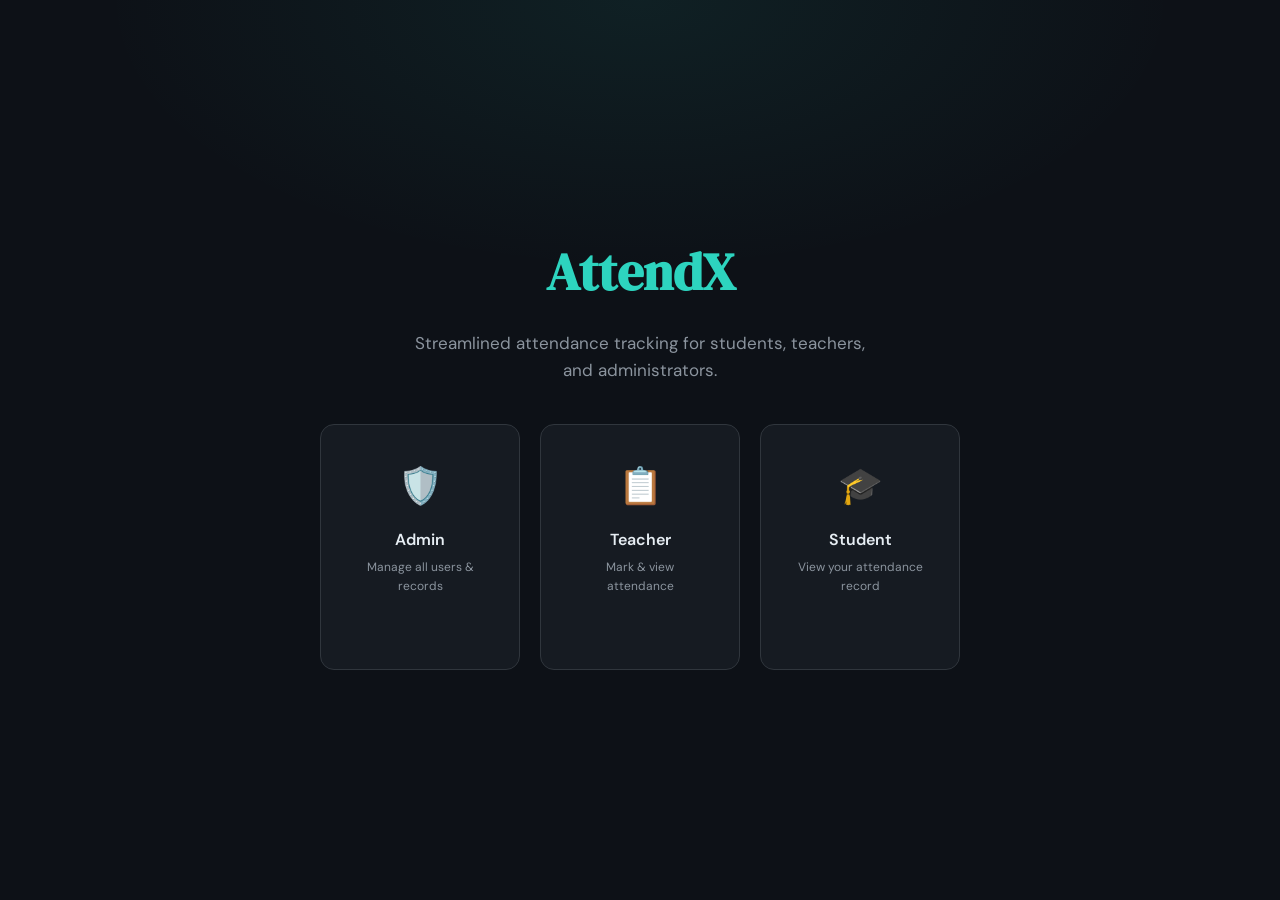
<file: AttendanceManagementSystem_fixed/src/main/resources/static/index.html>
<!DOCTYPE html>
<html lang="en">
<head>
  <meta charset="UTF-8">
  <meta name="viewport" content="width=device-width,initial-scale=1">
  <title>Attendance Management System</title>
  <link rel="stylesheet" href="style.css">
  <style>
    .hero {
      min-height: 100vh;
      display: flex;
      flex-direction: column;
      align-items: center;
      justify-content: center;
      text-align: center;
      padding: 40px;
      background-image:
        radial-gradient(ellipse 70% 50% at 50% 0%, rgba(45,212,191,.08) 0%, transparent 60%);
    }
    .hero h1 { font-family: 'DM Serif Display',serif; font-size: 52px; color: var(--accent); margin-bottom: 16px; }
    .hero p  { color: var(--text-muted); font-size: 17px; max-width: 480px; margin-bottom: 40px; }
    .role-grid { display: flex; gap: 20px; flex-wrap: wrap; justify-content: center; }
    .role-card {
      background: var(--surface);
      border: 1px solid var(--border);
      border-radius: 14px;
      padding: 32px 36px;
      cursor: pointer;
      transition: all .2s;
      width: 200px;
      text-align: center;
    }
    .role-card:hover {
      border-color: var(--accent);
      transform: translateY(-4px);
      box-shadow: 0 12px 40px rgba(45,212,191,.1);
    }
    .role-card .icon { font-size: 36px; margin-bottom: 12px; }
    .role-card h3 { font-size: 16px; font-weight: 600; margin-bottom: 6px; }
    .role-card p  { font-size: 12px; color: var(--text-muted); }
  </style>
</head>
<body>
<div class="hero">
  <h1>AttendX</h1>
  <p>Streamlined attendance tracking for students, teachers, and administrators.</p>
  <div class="role-grid">
    <div class="role-card" onclick="location.href='login.html?role=ADMIN'">
      <div class="icon">🛡️</div>
      <h3>Admin</h3>
      <p>Manage all users &amp; records</p>
    </div>
    <div class="role-card" onclick="location.href='login.html?role=TEACHER'">
      <div class="icon">📋</div>
      <h3>Teacher</h3>
      <p>Mark &amp; view attendance</p>
    </div>
    <div class="role-card" onclick="location.href='login.html?role=STUDENT'">
      <div class="icon">🎓</div>
      <h3>Student</h3>
      <p>View your attendance record</p>
    </div>
  </div>
</div>
</body>
</html>
</file>
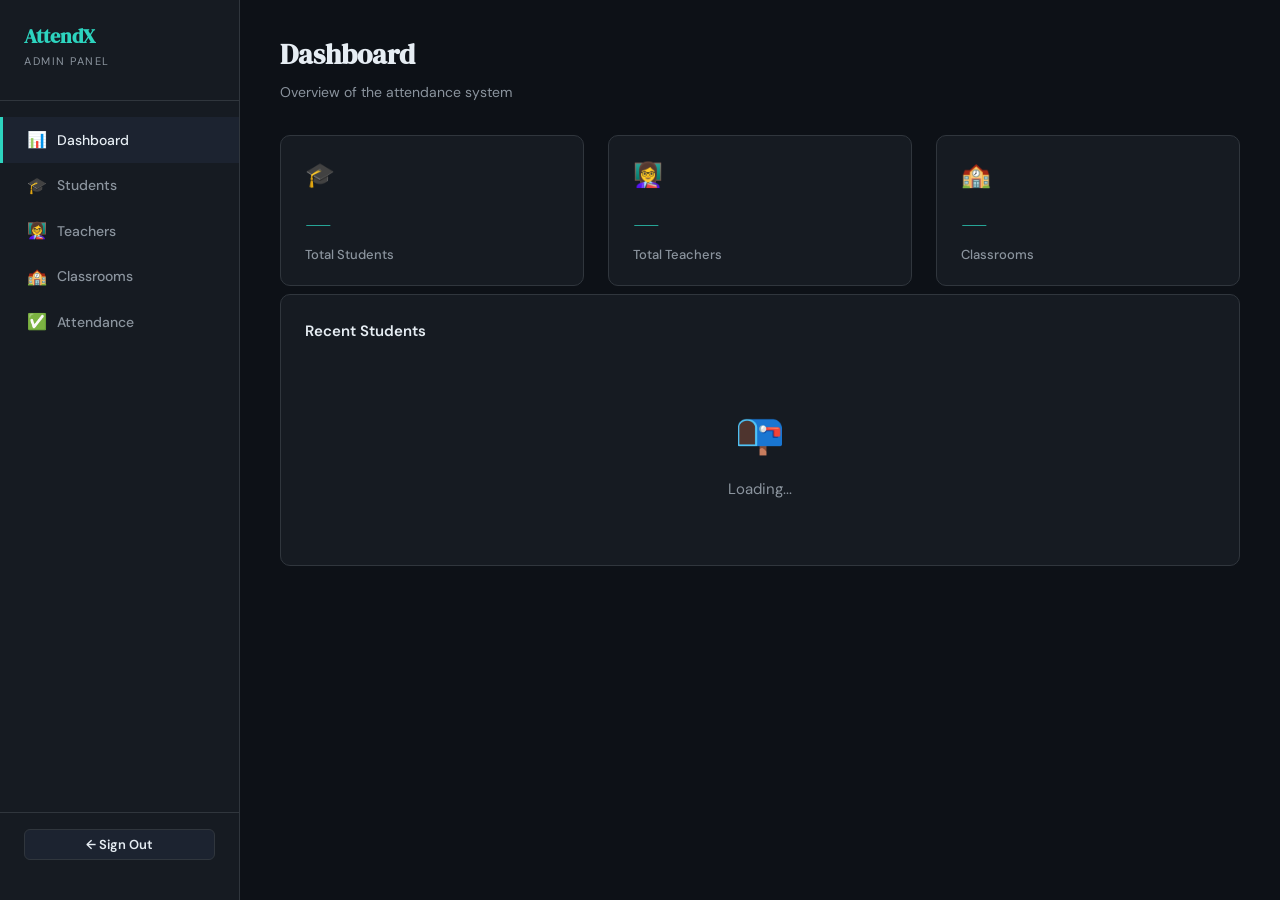
<file: AttendanceManagementSystem_fixed/src/main/resources/static/admin.html>
<!DOCTYPE html>
<html lang="en">
<head>
  <meta charset="UTF-8">
  <meta name="viewport" content="width=device-width,initial-scale=1">
  <title>Admin — AttendX</title>
  <link rel="stylesheet" href="style.css">
</head>
<body>
<div class="page-wrapper">

  <!-- SIDEBAR -->
  <aside class="sidebar">
    <div class="sidebar-logo">
      <h1>AttendX</h1>
      <span>Admin Panel</span>
    </div>
    <nav class="sidebar-nav">
      <a href="#" class="active" onclick="showSection('dashboard')"><span class="icon">📊</span> Dashboard</a>
      <a href="#" onclick="showSection('students')">  <span class="icon">🎓</span> Students</a>
      <a href="#" onclick="showSection('teachers')">  <span class="icon">👩‍🏫</span> Teachers</a>
      <a href="#" onclick="showSection('classrooms')"><span class="icon">🏫</span> Classrooms</a>
      <a href="#" onclick="showSection('attendance')"><span class="icon">✅</span> Attendance</a>
    </nav>
    <div class="sidebar-footer">
      <button class="btn btn-secondary btn-full btn-sm" onclick="logout()">← Sign Out</button>
    </div>
  </aside>

  <!-- MAIN -->
  <main class="main">

    <!-- ── DASHBOARD ─────────────────────────────────── -->
    <section id="sec-dashboard">
      <div class="page-header">
        <h2>Dashboard</h2>
        <p>Overview of the attendance system</p>
      </div>
      <div class="grid-3">
        <div class="stat-card">
          <div class="stat-icon">🎓</div>
          <div class="stat-value" id="dash-students">—</div>
          <div class="stat-label">Total Students</div>
        </div>
        <div class="stat-card">
          <div class="stat-icon">👩‍🏫</div>
          <div class="stat-value" id="dash-teachers">—</div>
          <div class="stat-label">Total Teachers</div>
        </div>
        <div class="stat-card">
          <div class="stat-icon">🏫</div>
          <div class="stat-value" id="dash-classes">—</div>
          <div class="stat-label">Classrooms</div>
        </div>
      </div>
      <div class="card" style="margin-top:8px">
        <h3>Recent Students</h3>
        <div id="dash-recent-table" class="table-wrap">
          <div class="empty"><div class="empty-icon">📭</div>Loading...</div>
        </div>
      </div>
    </section>

    <!-- ── STUDENTS ───────────────────────────────────── -->
    <section id="sec-students" style="display:none">
      <div class="page-header">
        <h2>Students</h2>
        <p>Create, view and manage students</p>
      </div>
      <div class="grid-2">
        <div class="card">
          <h3>➕ Create Student</h3>
          <div class="form-group"><label>Full Name</label><input id="s-name" placeholder="e.g. Priya Sharma"></div>
          <div class="form-group"><label>Department</label><input id="s-dept" placeholder="e.g. Computer Science"></div>
          <div class="form-group"><label>Password</label><input id="s-pass" type="password" placeholder="Student password"></div>
          <div class="form-group"><label>Classroom ID</label><input id="s-cid" type="number" placeholder="Classroom ID"></div>
          <button class="btn btn-primary" onclick="createStudent()">Create Student</button>
        </div>
        <div class="card">
          <h3>✏️ Update Student</h3>
          <div class="form-group"><label>Student ID</label><input id="us-id" type="number" placeholder="ID to update"></div>
          <div class="form-group"><label>New Name</label><input id="us-name" placeholder="New name"></div>
          <div class="form-group"><label>New Department</label><input id="us-dept" placeholder="New department"></div>
          <div class="form-group"><label>Classroom ID</label><input id="us-cid" type="number" placeholder="Classroom ID"></div>
          <button class="btn btn-secondary" onclick="updateStudent()">Update Student</button>
        </div>
      </div>
      <div class="card">
        <h3>All Students <span class="badge">live</span></h3>
        <div style="margin-bottom:14px;display:flex;gap:10px">
          <button class="btn btn-secondary btn-sm" onclick="loadStudents()">🔄 Refresh</button>
        </div>
        <div id="student-table" class="table-wrap">
          <div class="empty"><div class="empty-icon">🎓</div><p>Click Refresh to load students</p></div>
        </div>
      </div>
    </section>

    <!-- ── TEACHERS ───────────────────────────────────── -->
    <section id="sec-teachers" style="display:none">
      <div class="page-header">
        <h2>Teachers</h2>
        <p>Manage teacher accounts</p>
      </div>
      <div class="grid-2">
        <div class="card">
          <h3>➕ Create Teacher</h3>
          <div class="form-group"><label>Full Name</label><input id="t-name" placeholder="e.g. Dr. Rajan"></div>
          <div class="form-group"><label>Department</label><input id="t-dept" placeholder="e.g. Mathematics"></div>
          <div class="form-group"><label>Password</label><input id="t-pass" type="password" placeholder="Teacher password"></div>
          <button class="btn btn-primary" onclick="createTeacher()">Create Teacher</button>
        </div>
        <div class="card">
          <h3>🔍 Find Teacher by ID</h3>
          <div class="form-group"><label>Teacher ID</label><input id="t-view-id" type="number" placeholder="Enter ID"></div>
          <button class="btn btn-secondary" onclick="viewTeacher()">View Teacher</button>
          <div id="teacher-result" style="margin-top:16px"></div>
        </div>
      </div>
    </section>

    <!-- ── CLASSROOMS ─────────────────────────────────── -->
    <section id="sec-classrooms" style="display:none">
      <div class="page-header">
        <h2>Classrooms</h2>
        <p>Create and assign classrooms to teachers</p>
      </div>
      <div class="card" style="max-width:480px">
        <h3>➕ Create Classroom</h3>
        <div class="form-group"><label>Class Name</label><input id="c-name" placeholder="e.g. CSE-A 2024"></div>
        <button class="btn btn-primary" onclick="createClassroom()">Create Classroom</button>
      </div>
    </section>

    <!-- ── ATTENDANCE ─────────────────────────────────── -->
    <section id="sec-attendance" style="display:none">
      <div class="page-header">
        <h2>Attendance</h2>
        <p>Record and view student attendance</p>
      </div>
      <div class="grid-2">
        <div class="card">
          <h3>📝 Mark Attendance</h3>
          <div class="form-group"><label>Student ID</label><input id="att-sid" type="number" placeholder="Student ID"></div>
          <div class="form-group"><label>Present Hours</label><input id="att-present" type="number" placeholder="Hours present" min="0"></div>
          <div class="form-group"><label>Total Hours</label><input id="att-total" type="number" placeholder="Total hours" min="1"></div>
          <button class="btn btn-primary" onclick="markAttendance()">Submit Attendance</button>
        </div>
        <div class="card">
          <h3>🔍 View Attendance Record</h3>
          <div class="form-group"><label>Attendance Record ID</label><input id="att-view-id" type="number" placeholder="Attendance ID"></div>
          <button class="btn btn-secondary" onclick="viewAttendance()">View Record</button>
          <div id="att-result" style="margin-top:16px"></div>
        </div>
      </div>
    </section>

  </main>
</div>
<div id="toast"></div>
<script src="admin.js"></script>
</body>
</html>
</file>
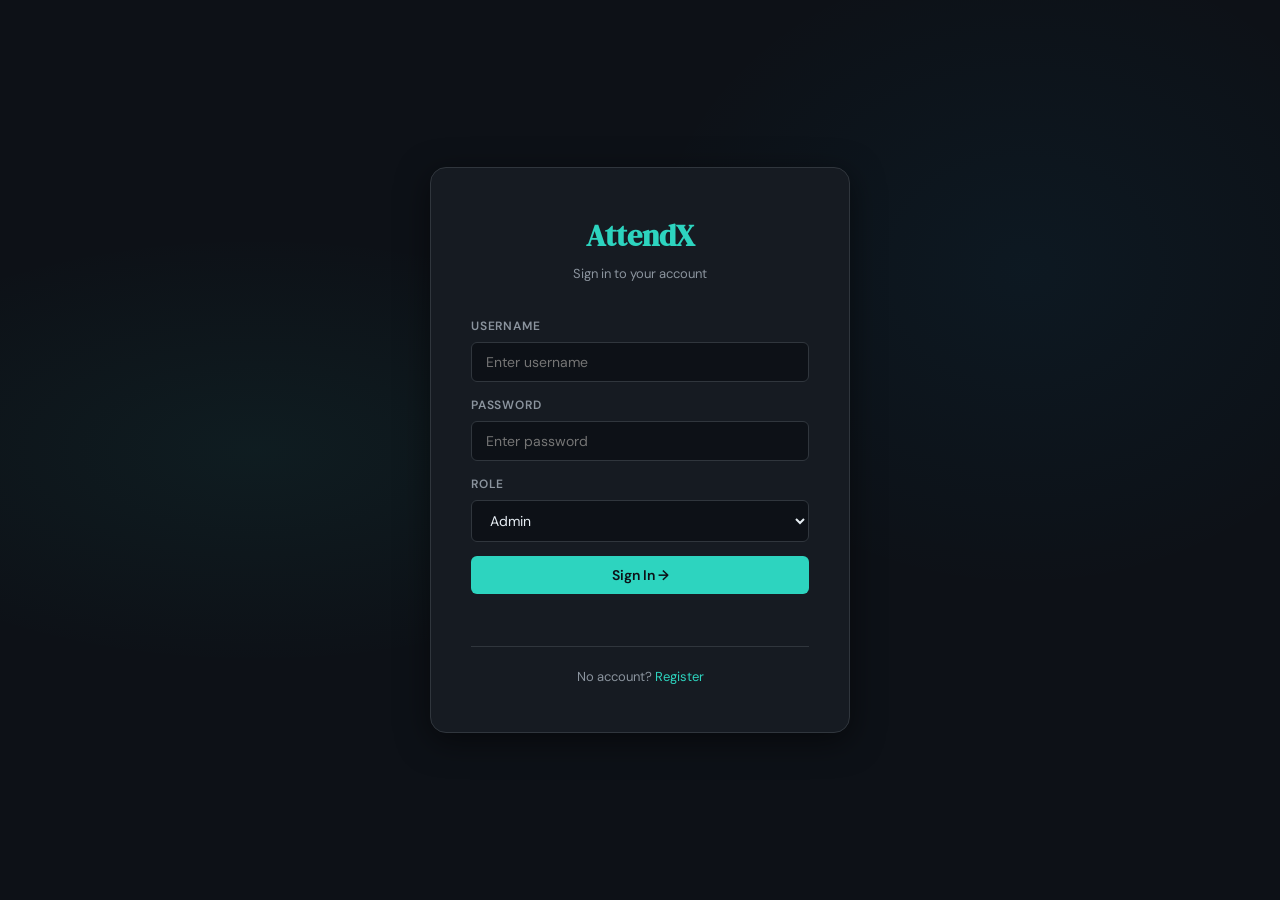
<file: AttendanceManagementSystem_fixed/src/main/resources/static/login.html>
<!DOCTYPE html>
<html lang="en">
<head>
  <meta charset="UTF-8">
  <meta name="viewport" content="width=device-width,initial-scale=1">
  <title>Login — AttendX</title>
  <link rel="stylesheet" href="style.css">
</head>
<body>
<div class="login-page">
  <div class="login-box">
    <div class="logo">
      <h1>AttendX</h1>
      <p>Sign in to your account</p>
    </div>

    <div class="form-group">
      <label>Username</label>
      <input type="text" id="username" placeholder="Enter username" autocomplete="username">
    </div>
    <div class="form-group">
      <label>Password</label>
      <input type="password" id="password" placeholder="Enter password" autocomplete="current-password">
    </div>
    <div class="form-group">
      <label>Role</label>
      <select id="role">
        <option value="ADMIN">Admin</option>
        <option value="TEACHER">Teacher</option>
        <option value="STUDENT">Student</option>
      </select>
    </div>

    <div style="margin-top:6px"></div>
    <button class="btn btn-primary btn-full" onclick="login()">Sign In →</button>

    <p id="msg" style="text-align:center;color:var(--danger);margin-top:14px;font-size:13px;min-height:18px"></p>

    <div class="divider"></div>
    <p style="text-align:center;font-size:13px;color:var(--text-muted)">
      No account? <a href="#" onclick="register()" style="color:var(--accent);text-decoration:none">Register</a>
    </p>
  </div>
</div>
<div id="toast"></div>
<script src="login.js"></script>
<script>
  // Pre-select role from URL param
  const params = new URLSearchParams(location.search);
  if(params.get('role')) document.getElementById('role').value = params.get('role');
</script>
</body>
</html>
</file>
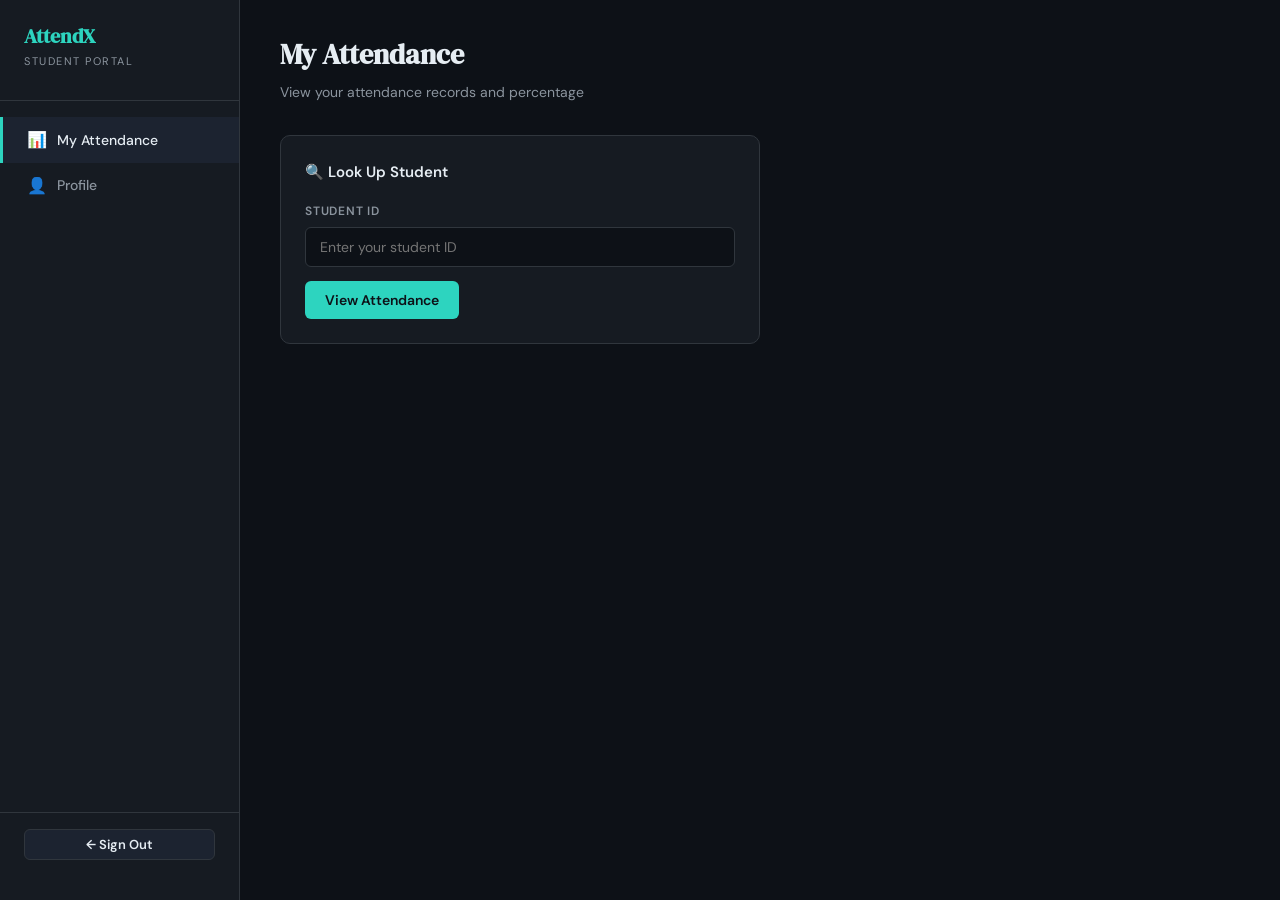
<file: AttendanceManagementSystem_fixed/src/main/resources/static/student.html>
<!DOCTYPE html>
<html lang="en">
<head>
  <meta charset="UTF-8">
  <meta name="viewport" content="width=device-width,initial-scale=1">
  <title>Student — AttendX</title>
  <link rel="stylesheet" href="style.css">
</head>
<body>
<div class="page-wrapper">
  <aside class="sidebar">
    <div class="sidebar-logo">
      <h1>AttendX</h1>
      <span>Student Portal</span>
    </div>
    <nav class="sidebar-nav">
      <a href="#" class="active" onclick="showSection('attendance')"><span class="icon">📊</span> My Attendance</a>
      <a href="#" onclick="showSection('profile')">  <span class="icon">👤</span> Profile</a>
    </nav>
    <div class="sidebar-footer">
      <button class="btn btn-secondary btn-full btn-sm" onclick="logout()">← Sign Out</button>
    </div>
  </aside>

  <main class="main">

    <!-- ATTENDANCE -->
    <section id="sec-attendance">
      <div class="page-header">
        <h2>My Attendance</h2>
        <p>View your attendance records and percentage</p>
      </div>

      <div class="card" style="max-width:480px">
        <h3>🔍 Look Up Student</h3>
        <div class="form-group">
          <label>Student ID</label>
          <input id="stud-id" type="number" placeholder="Enter your student ID">
        </div>
        <button class="btn btn-primary" onclick="viewAttendance()">View Attendance</button>
      </div>

      <div id="attendance-result"></div>
    </section>

    <!-- PROFILE -->
    <section id="sec-profile" style="display:none">
      <div class="page-header">
        <h2>Profile</h2>
        <p>Your student information</p>
      </div>
      <div class="card" style="max-width:480px">
        <h3>👤 Student Details</h3>
        <div class="form-group">
          <label>Student ID</label>
          <input id="profile-id" type="number" placeholder="Enter your student ID">
        </div>
        <button class="btn btn-secondary" onclick="viewProfile()">Load Profile</button>
        <div id="profile-result" style="margin-top:16px"></div>
      </div>
    </section>

  </main>
</div>
<div id="toast"></div>
<script src="student.js"></script>
</body>
</html>
</file>
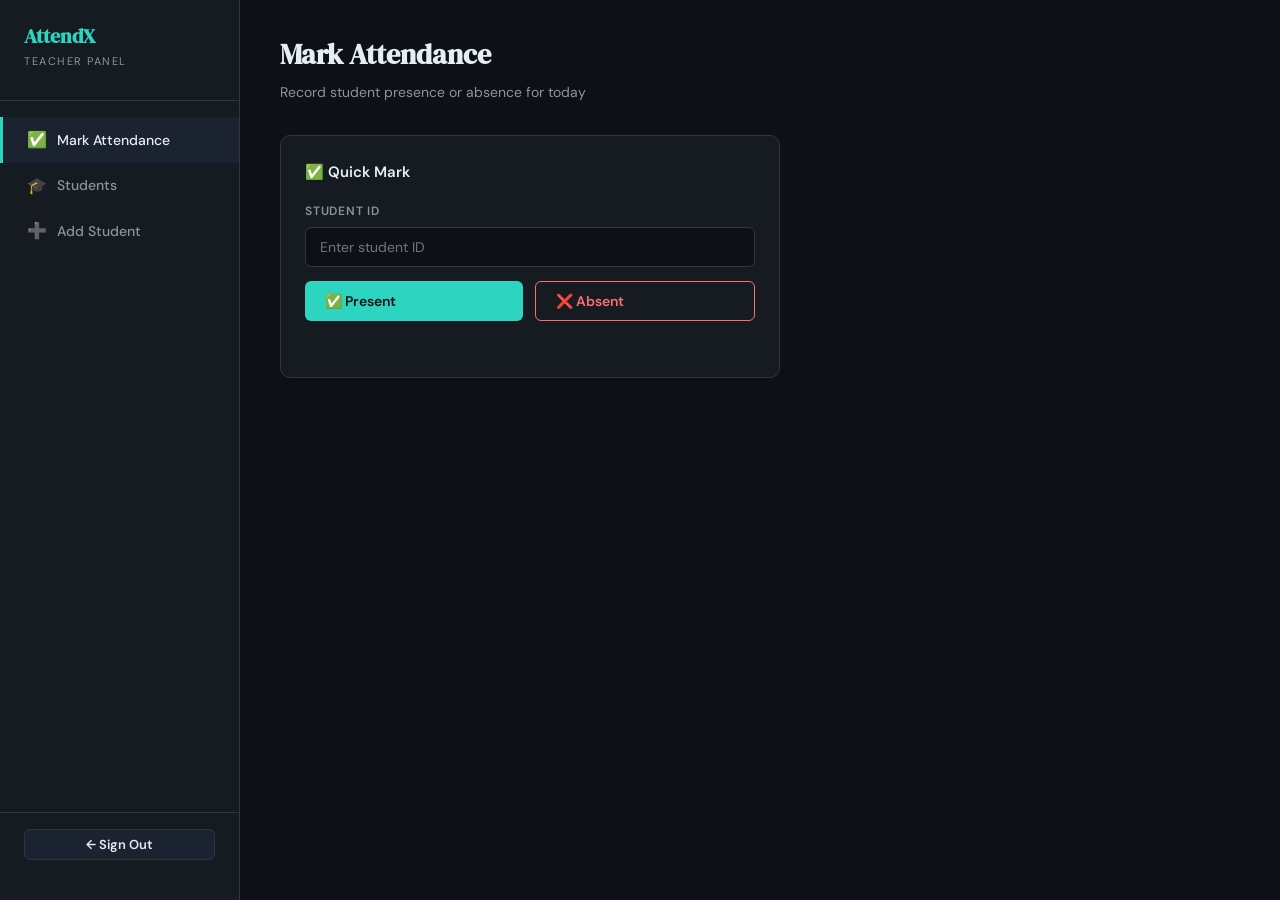
<file: AttendanceManagementSystem_fixed/src/main/resources/static/teacher.html>
<!DOCTYPE html>
<html lang="en">
<head>
  <meta charset="UTF-8">
  <meta name="viewport" content="width=device-width,initial-scale=1">
  <title>Teacher — AttendX</title>
  <link rel="stylesheet" href="style.css">
</head>
<body>
<div class="page-wrapper">
  <aside class="sidebar">
    <div class="sidebar-logo">
      <h1>AttendX</h1>
      <span>Teacher Panel</span>
    </div>
    <nav class="sidebar-nav">
      <a href="#" class="active" onclick="showSection('mark')">  <span class="icon">✅</span> Mark Attendance</a>
      <a href="#" onclick="showSection('students')"><span class="icon">🎓</span> Students</a>
      <a href="#" onclick="showSection('add')">    <span class="icon">➕</span> Add Student</a>
    </nav>
    <div class="sidebar-footer">
      <button class="btn btn-secondary btn-full btn-sm" onclick="logout()">← Sign Out</button>
    </div>
  </aside>

  <main class="main">

    <!-- MARK ATTENDANCE -->
    <section id="sec-mark">
      <div class="page-header">
        <h2>Mark Attendance</h2>
        <p>Record student presence or absence for today</p>
      </div>
      <div class="card" style="max-width:500px">
        <h3>✅ Quick Mark</h3>
        <div class="form-group">
          <label>Student ID</label>
          <input id="sid" type="number" placeholder="Enter student ID">
        </div>
        <div style="display:flex;gap:12px;margin-top:4px">
          <button class="btn btn-primary" onclick="present()" style="flex:1">✅ Present</button>
          <button class="btn btn-danger"  onclick="absent()"  style="flex:1">❌ Absent</button>
        </div>
        <p id="mark-msg" style="margin-top:14px;color:var(--text-muted);font-size:13px;min-height:18px"></p>
      </div>
    </section>

    <!-- STUDENTS LIST -->
    <section id="sec-students" style="display:none">
      <div class="page-header">
        <h2>All Students</h2>
        <p>View all enrolled students</p>
      </div>
      <div class="card">
        <div style="margin-bottom:14px">
          <button class="btn btn-secondary btn-sm" onclick="loadStudents()">🔄 Load Students</button>
        </div>
        <div id="student-list" class="table-wrap">
          <div class="empty"><div class="empty-icon">🎓</div><p>Click to load students</p></div>
        </div>
      </div>
    </section>

    <!-- ADD STUDENT -->
    <section id="sec-add" style="display:none">
      <div class="page-header">
        <h2>Add Student</h2>
        <p>Enroll a new student</p>
      </div>
      <div class="card" style="max-width:480px">
        <h3>➕ New Student</h3>
        <div class="form-group"><label>Full Name</label><input id="ns-name" placeholder="Student name"></div>
        <div class="form-group"><label>Department</label><input id="ns-dept" placeholder="Department"></div>
        <div class="form-group"><label>Password</label><input id="ns-pass" type="password" placeholder="Password"></div>
        <div class="form-group"><label>Classroom ID</label><input id="ns-cid" type="number" placeholder="Classroom ID"></div>
        <button class="btn btn-primary" onclick="addStudent()">Add Student</button>
      </div>
    </section>
  </main>
</div>
<div id="toast"></div>
<script src="teacher.js"></script>
</body>
</html>
</file>
<file: AttendanceManagementSystem_fixed/src/main/resources/static/style.css>
/* ─── DESIGN SYSTEM ─────────────────────────────────────── */
@import url('https://fonts.googleapis.com/css2?family=DM+Serif+Display:ital@0;1&family=DM+Sans:wght@300;400;500;600&display=swap');

:root {
  --bg:         #0d1117;
  --surface:    #161b22;
  --surface2:   #1c2330;
  --border:     #30363d;
  --accent:     #2dd4bf;
  --accent2:    #0ea5e9;
  --danger:     #f87171;
  --success:    #4ade80;
  --warn:       #fbbf24;
  --text:       #e6edf3;
  --text-muted: #8b949e;
  --radius:     10px;
  --shadow:     0 8px 32px rgba(0,0,0,.5);
}

* { box-sizing: border-box; margin: 0; padding: 0; }

body {
  font-family: 'DM Sans', sans-serif;
  background: var(--bg);
  color: var(--text);
  min-height: 100vh;
  font-size: 15px;
  line-height: 1.6;
}

/* ─── LAYOUT ────────────────────────────────────────────── */
.page-wrapper {
  display: flex;
  min-height: 100vh;
}

/* ─── SIDEBAR ───────────────────────────────────────────── */
.sidebar {
  width: 240px;
  background: var(--surface);
  border-right: 1px solid var(--border);
  display: flex;
  flex-direction: column;
  padding: 24px 0;
  flex-shrink: 0;
}

.sidebar-logo {
  padding: 0 24px 28px;
  border-bottom: 1px solid var(--border);
  margin-bottom: 16px;
}

.sidebar-logo h1 {
  font-family: 'DM Serif Display', serif;
  font-size: 20px;
  color: var(--accent);
  line-height: 1.2;
}

.sidebar-logo span {
  font-size: 11px;
  color: var(--text-muted);
  text-transform: uppercase;
  letter-spacing: 1.5px;
}

.sidebar-nav a {
  display: flex;
  align-items: center;
  gap: 10px;
  padding: 10px 24px;
  color: var(--text-muted);
  text-decoration: none;
  font-size: 14px;
  font-weight: 500;
  border-left: 3px solid transparent;
  transition: all .2s;
}

.sidebar-nav a:hover,
.sidebar-nav a.active {
  color: var(--text);
  background: var(--surface2);
  border-left-color: var(--accent);
}

.sidebar-nav a .icon { font-size: 16px; width: 20px; text-align: center; }

.sidebar-footer {
  margin-top: auto;
  padding: 16px 24px;
  border-top: 1px solid var(--border);
}

/* ─── MAIN CONTENT ──────────────────────────────────────── */
.main {
  flex: 1;
  padding: 32px 40px;
  overflow-y: auto;
}

.page-header {
  margin-bottom: 32px;
}

.page-header h2 {
  font-family: 'DM Serif Display', serif;
  font-size: 28px;
  color: var(--text);
}

.page-header p {
  color: var(--text-muted);
  font-size: 14px;
  margin-top: 4px;
}

/* ─── CARDS ─────────────────────────────────────────────── */
.card {
  background: var(--surface);
  border: 1px solid var(--border);
  border-radius: var(--radius);
  padding: 24px;
  margin-bottom: 24px;
}

.card h3 {
  font-size: 15px;
  font-weight: 600;
  color: var(--text);
  margin-bottom: 18px;
  display: flex;
  align-items: center;
  gap: 8px;
}

.card h3 .badge {
  font-size: 10px;
  background: var(--surface2);
  border: 1px solid var(--border);
  color: var(--text-muted);
  padding: 2px 8px;
  border-radius: 20px;
  font-weight: 400;
}

/* ─── GRID ───────────────────────────────────────────────── */
.grid-2 { display: grid; grid-template-columns: 1fr 1fr; gap: 24px; }
.grid-3 { display: grid; grid-template-columns: 1fr 1fr 1fr; gap: 24px; }

/* ─── FORM ELEMENTS ─────────────────────────────────────── */
.form-group {
  margin-bottom: 14px;
}

.form-group label {
  display: block;
  font-size: 12px;
  font-weight: 600;
  text-transform: uppercase;
  letter-spacing: .8px;
  color: var(--text-muted);
  margin-bottom: 6px;
}

input, select {
  width: 100%;
  background: var(--bg);
  border: 1px solid var(--border);
  border-radius: 6px;
  padding: 10px 14px;
  color: var(--text);
  font-family: 'DM Sans', sans-serif;
  font-size: 14px;
  transition: border-color .2s, box-shadow .2s;
  outline: none;
}

input:focus, select:focus {
  border-color: var(--accent);
  box-shadow: 0 0 0 3px rgba(45,212,191,.12);
}

select option { background: var(--surface); }

/* ─── BUTTONS ───────────────────────────────────────────── */
.btn {
  display: inline-flex;
  align-items: center;
  gap: 6px;
  padding: 10px 20px;
  border-radius: 6px;
  font-family: 'DM Sans', sans-serif;
  font-size: 14px;
  font-weight: 600;
  cursor: pointer;
  border: none;
  transition: all .18s;
  text-decoration: none;
}

.btn-primary {
  background: var(--accent);
  color: #0d1117;
}
.btn-primary:hover { background: #26c0ac; transform: translateY(-1px); }

.btn-secondary {
  background: var(--surface2);
  color: var(--text);
  border: 1px solid var(--border);
}
.btn-secondary:hover { background: var(--border); }

.btn-danger {
  background: transparent;
  color: var(--danger);
  border: 1px solid var(--danger);
}
.btn-danger:hover { background: var(--danger); color: #fff; }

.btn-sm { padding: 6px 14px; font-size: 13px; }
.btn-full { width: 100%; justify-content: center; }

/* ─── STAT CARDS ────────────────────────────────────────── */
.stat-card {
  background: var(--surface);
  border: 1px solid var(--border);
  border-radius: var(--radius);
  padding: 20px 24px;
  display: flex;
  flex-direction: column;
  gap: 6px;
}

.stat-card .stat-icon {
  font-size: 24px;
  margin-bottom: 6px;
}

.stat-card .stat-value {
  font-family: 'DM Serif Display', serif;
  font-size: 32px;
  color: var(--accent);
  line-height: 1;
}

.stat-card .stat-label {
  font-size: 13px;
  color: var(--text-muted);
  font-weight: 500;
}

/* ─── TABLE ─────────────────────────────────────────────── */
.table-wrap { overflow-x: auto; }

table {
  width: 100%;
  border-collapse: collapse;
  font-size: 14px;
}

thead th {
  text-align: left;
  padding: 10px 14px;
  font-size: 11px;
  text-transform: uppercase;
  letter-spacing: 1px;
  color: var(--text-muted);
  border-bottom: 1px solid var(--border);
  font-weight: 600;
}

tbody td {
  padding: 12px 14px;
  border-bottom: 1px solid rgba(48,54,61,.5);
  color: var(--text);
}

tbody tr:hover { background: var(--surface2); }
tbody tr:last-child td { border-bottom: none; }

/* ─── ALERT / TOAST ─────────────────────────────────────── */
#toast {
  position: fixed;
  bottom: 28px;
  right: 28px;
  padding: 12px 22px;
  border-radius: 8px;
  font-size: 14px;
  font-weight: 500;
  display: none;
  z-index: 999;
  animation: slideUp .25s ease;
  max-width: 340px;
  box-shadow: var(--shadow);
}

#toast.success { background: #052e16; color: var(--success); border: 1px solid var(--success); }
#toast.error   { background: #2d0a0a; color: var(--danger);  border: 1px solid var(--danger); }
#toast.info    { background: #0c1929; color: var(--accent2); border: 1px solid var(--accent2); }

@keyframes slideUp {
  from { transform: translateY(20px); opacity: 0; }
  to   { transform: translateY(0);    opacity: 1; }
}

/* ─── PROGRESS BAR ──────────────────────────────────────── */
.progress-bar {
  height: 8px;
  background: var(--surface2);
  border-radius: 99px;
  overflow: hidden;
  margin-top: 4px;
}

.progress-fill {
  height: 100%;
  border-radius: 99px;
  transition: width .5s ease;
}

.progress-fill.good    { background: var(--success); }
.progress-fill.average { background: var(--warn); }
.progress-fill.poor    { background: var(--danger); }

/* ─── BADGE ─────────────────────────────────────────────── */
.chip {
  display: inline-block;
  padding: 2px 10px;
  border-radius: 99px;
  font-size: 12px;
  font-weight: 600;
}
.chip-green { background: #052e16; color: var(--success); }
.chip-yellow { background: #1c1500; color: var(--warn); }
.chip-red { background: #2d0a0a; color: var(--danger); }

/* ─── LOGIN PAGE ────────────────────────────────────────── */
.login-page {
  min-height: 100vh;
  display: flex;
  align-items: center;
  justify-content: center;
  background: var(--bg);
  background-image:
    radial-gradient(ellipse 60% 40% at 20% 50%, rgba(45,212,191,.06) 0%, transparent 60%),
    radial-gradient(ellipse 50% 60% at 80% 30%, rgba(14,165,233,.05) 0%, transparent 60%);
}

.login-box {
  width: 420px;
  background: var(--surface);
  border: 1px solid var(--border);
  border-radius: 16px;
  padding: 44px 40px;
  box-shadow: var(--shadow);
}

.login-box .logo {
  text-align: center;
  margin-bottom: 32px;
}

.login-box .logo h1 {
  font-family: 'DM Serif Display', serif;
  font-size: 30px;
  color: var(--accent);
}

.login-box .logo p {
  color: var(--text-muted);
  font-size: 13px;
  margin-top: 4px;
}

/* ─── DIVIDER ───────────────────────────────────────────── */
.divider {
  height: 1px;
  background: var(--border);
  margin: 20px 0;
}

/* ─── EMPTY STATE ───────────────────────────────────────── */
.empty {
  text-align: center;
  padding: 40px 20px;
  color: var(--text-muted);
}

.empty .empty-icon { font-size: 40px; margin-bottom: 12px; }

/* ─── RESPONSIVE ────────────────────────────────────────── */
@media (max-width: 900px) {
  .grid-2, .grid-3 { grid-template-columns: 1fr; }
  .sidebar { width: 200px; }
  .main { padding: 24px 20px; }
}

@media (max-width: 650px) {
  .sidebar { display: none; }
}
</file>
